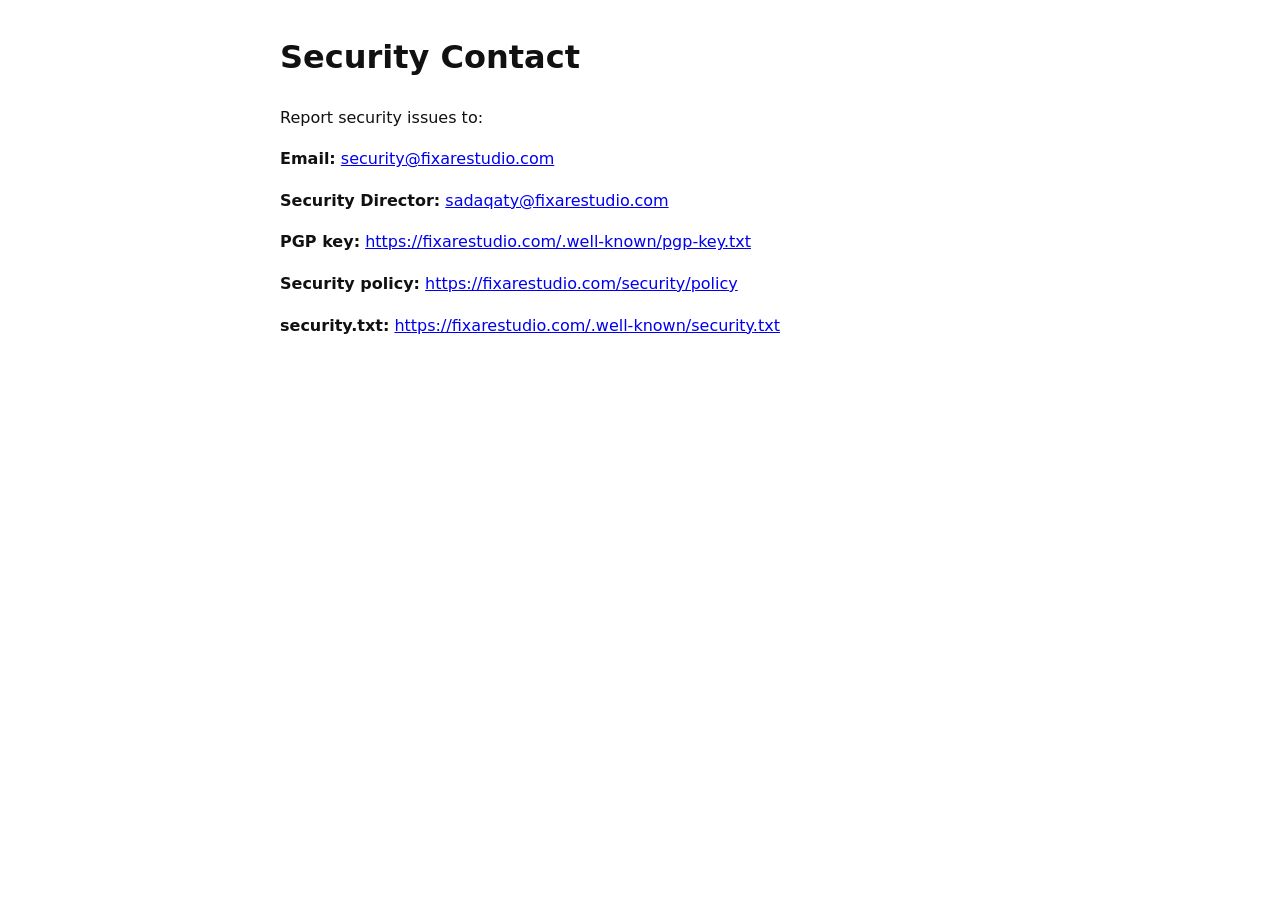
<file: security/contact.html>
<!DOCTYPE html>
<html lang="en">
<head>
  <meta charset="utf-8">
  <meta name="viewport" content="width=device-width, initial-scale=1">
  <title>Security Contact — FixaRestudio</title>
  <style>
    body { font-family: system-ui, sans-serif; line-height: 1.6; max-width: 720px; margin: 2rem auto; padding: 0 1rem; color: #111; }
    code { background: #f3f3f3; padding: 0.1rem 0.3rem; border-radius: 4px; }
  </style>
</head>
<body>
  <h1>Security Contact</h1>
  <p>Report security issues to:</p>
  <p><strong>Email:</strong> <a href="mailto:security@fixarestudio.com">security@fixarestudio.com</a></p>
  <p><strong>Security Director:</strong> <a href="mailto:security@fixarestudio.com">sadaqaty@fixarestudio.com</a></p>
  <p><strong>PGP key:</strong> <a href="/.well-known/pgp-key.txt">https://fixarestudio.com/.well-known/pgp-key.txt</a></p>
  <p><strong>Security policy:</strong> <a href="/security/policy">https://fixarestudio.com/security/policy</a></p>
  <p><strong>security.txt:</strong> <a href="/.well-known/security.txt">https://fixarestudio.com/.well-known/security.txt</a></p>
</body>
</html>
</file>
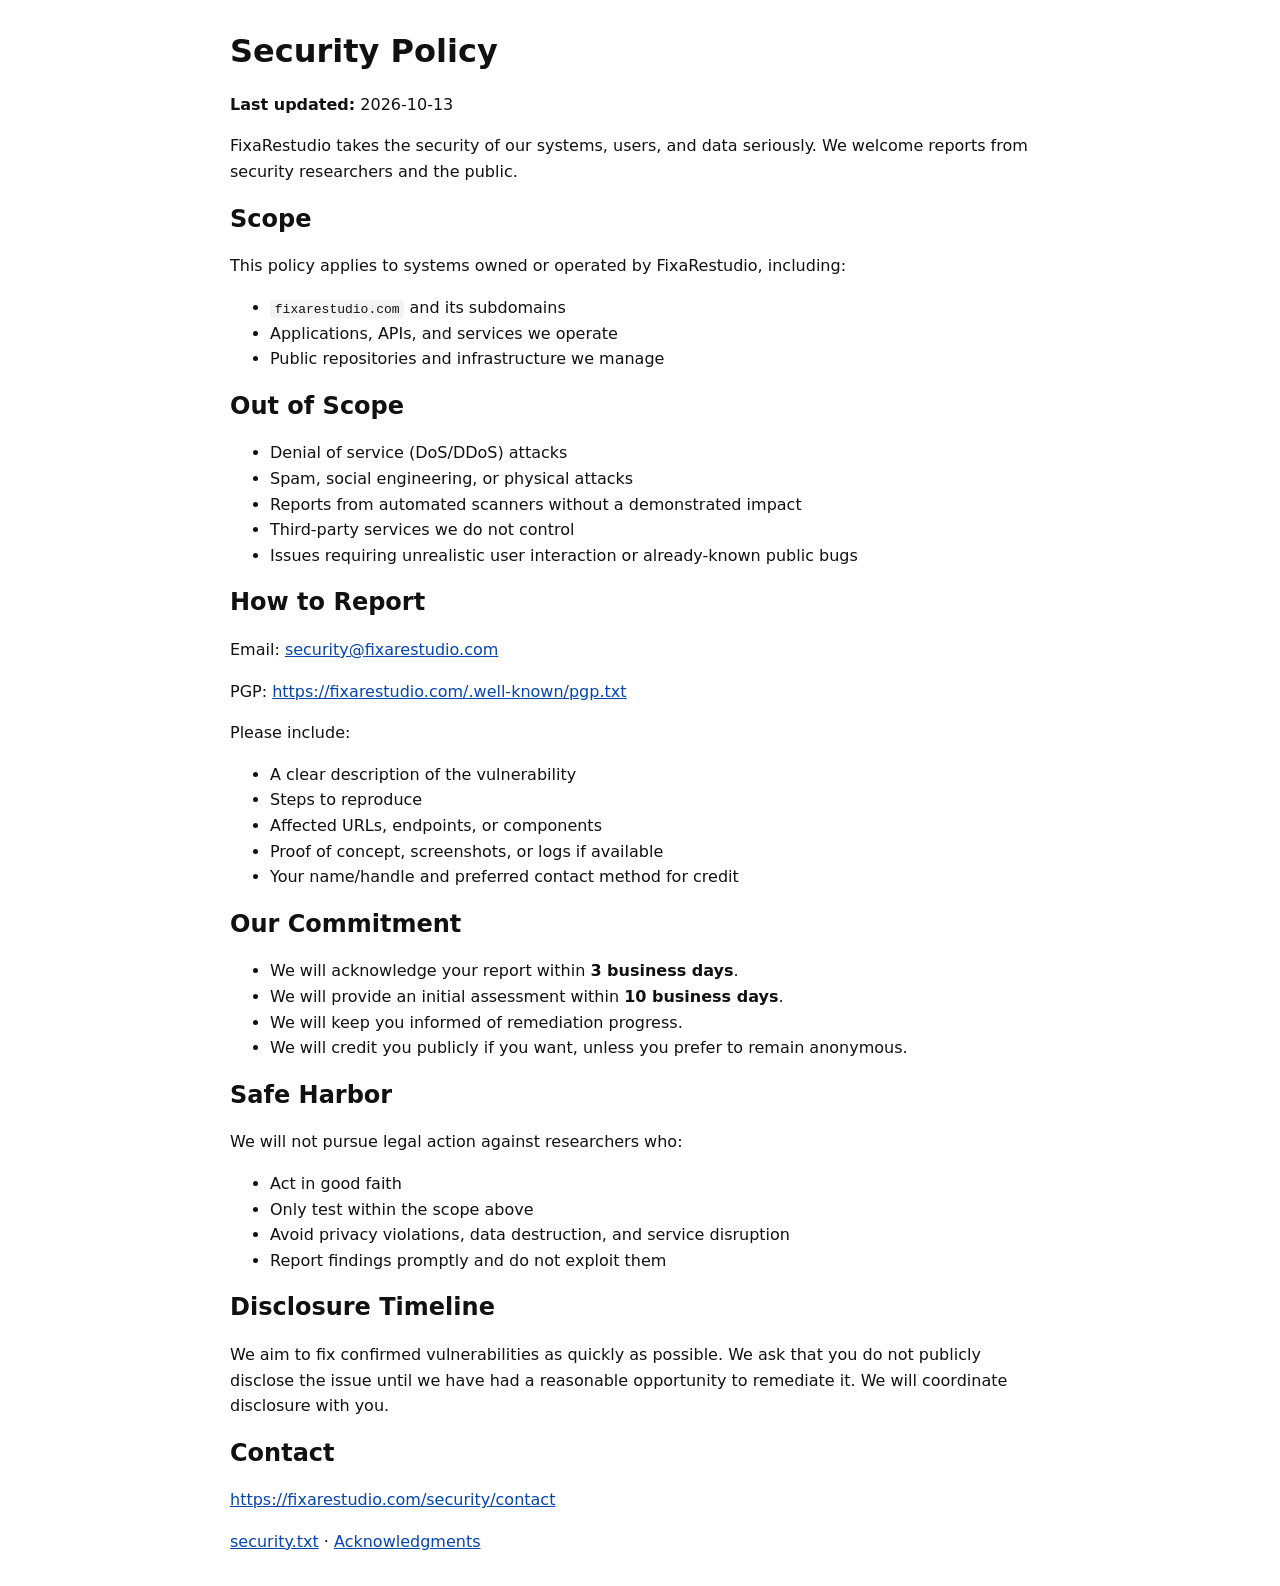
<file: security/policy.html>
<!DOCTYPE html>
<html lang="en">
<head>
  <meta charset="utf-8">
  <meta name="viewport" content="width=device-width, initial-scale=1">
  <title>Security Policy — FixaRestudio</title>
  <style>
    body { font-family: system-ui, sans-serif; line-height: 1.6; max-width: 820px; margin: 2rem auto; padding: 0 1rem; color: #111; }
    h1, h2 { line-height: 1.2; }
    code { background: #f3f3f3; padding: 0.1rem 0.3rem; border-radius: 4px; }
    a { color: #0645ad; }
  </style>
</head>
<body>
  <h1>Security Policy</h1>
  <p><strong>Last updated:</strong> 2026-10-13</p>

  <p>FixaRestudio takes the security of our systems, users, and data seriously. We welcome reports from security researchers and the public.</p>

  <h2>Scope</h2>
  <p>This policy applies to systems owned or operated by FixaRestudio, including:</p>
  <ul>
    <li><code>fixarestudio.com</code> and its subdomains</li>
    <li>Applications, APIs, and services we operate</li>
    <li>Public repositories and infrastructure we manage</li>
  </ul>

  <h2>Out of Scope</h2>
  <ul>
    <li>Denial of service (DoS/DDoS) attacks</li>
    <li>Spam, social engineering, or physical attacks</li>
    <li>Reports from automated scanners without a demonstrated impact</li>
    <li>Third-party services we do not control</li>
    <li>Issues requiring unrealistic user interaction or already-known public bugs</li>
  </ul>

  <h2>How to Report</h2>
  <p>Email: <a href="mailto:security@fixarestudio.com">security@fixarestudio.com</a></p>
  <p>PGP: <a href="https://fixarestudio.com/.well-known/pgp.txt">https://fixarestudio.com/.well-known/pgp.txt</a></p>
  <p>Please include:</p>
  <ul>
    <li>A clear description of the vulnerability</li>
    <li>Steps to reproduce</li>
    <li>Affected URLs, endpoints, or components</li>
    <li>Proof of concept, screenshots, or logs if available</li>
    <li>Your name/handle and preferred contact method for credit</li>
  </ul>

  <h2>Our Commitment</h2>
  <ul>
    <li>We will acknowledge your report within <strong>3 business days</strong>.</li>
    <li>We will provide an initial assessment within <strong>10 business days</strong>.</li>
    <li>We will keep you informed of remediation progress.</li>
    <li>We will credit you publicly if you want, unless you prefer to remain anonymous.</li>
  </ul>

  <h2>Safe Harbor</h2>
  <p>We will not pursue legal action against researchers who:</p>
  <ul>
    <li>Act in good faith</li>
    <li>Only test within the scope above</li>
    <li>Avoid privacy violations, data destruction, and service disruption</li>
    <li>Report findings promptly and do not exploit them</li>
  </ul>

  <h2>Disclosure Timeline</h2>
  <p>We aim to fix confirmed vulnerabilities as quickly as possible. We ask that you do not publicly disclose the issue until we have had a reasonable opportunity to remediate it. We will coordinate disclosure with you.</p>

  <h2>Contact</h2>
  <p><a href="https://fixarestudio.com/security/contact">https://fixarestudio.com/security/contact</a></p>

  <p><a href="/.well-known/security.txt">security.txt</a> · <a href="/security/thanks.html">Acknowledgments</a></p>
</body>
</html>
</file>
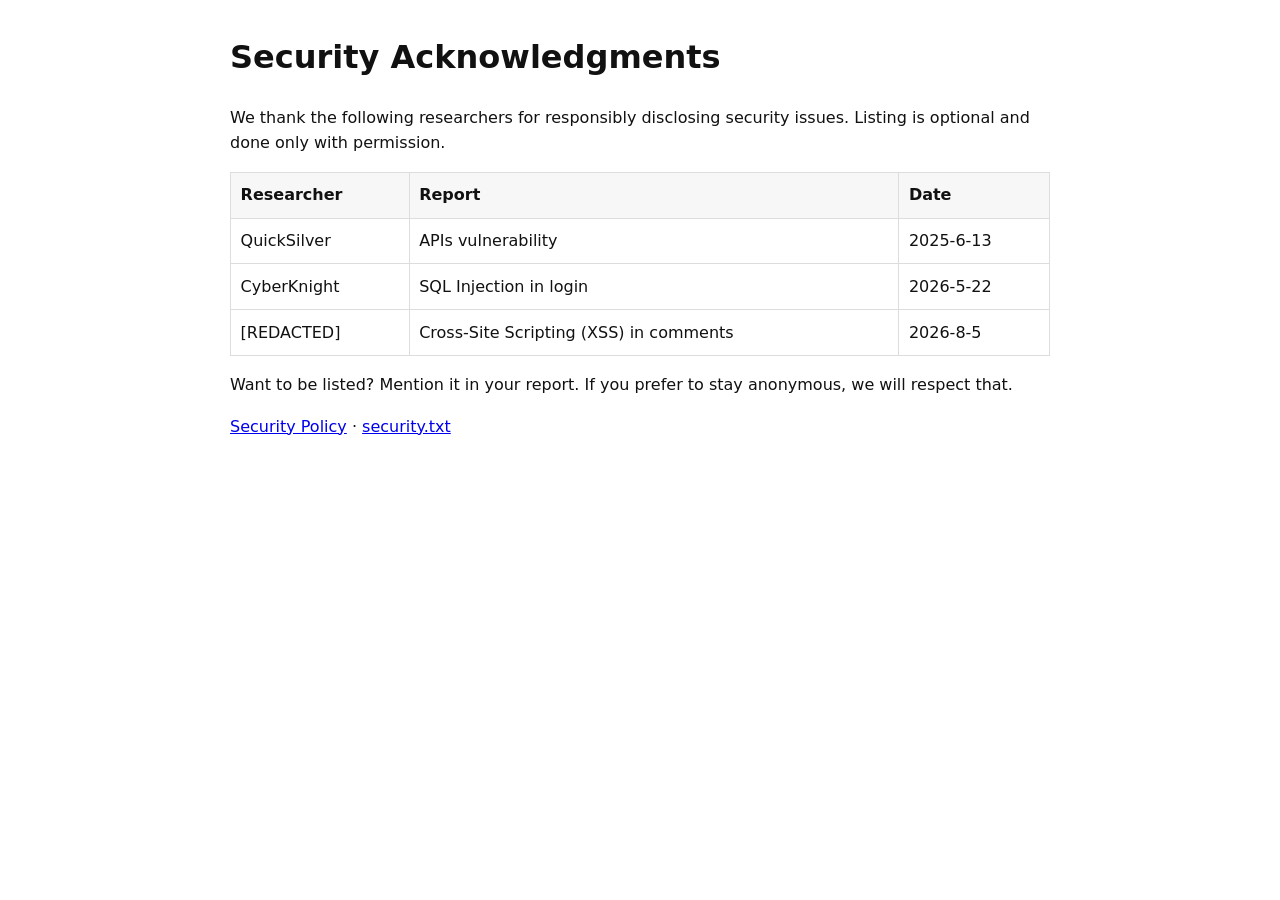
<file: security/thanks.html>
<!DOCTYPE html>
<html lang="en">
<head>
  <meta charset="utf-8">
  <meta name="viewport" content="width=device-width, initial-scale=1">
  <title>Security Acknowledgments — FixaRestudio</title>
  <style>
    body { font-family: system-ui, sans-serif; line-height: 1.6; max-width: 820px; margin: 2rem auto; padding: 0 1rem; color: #111; }
    table { border-collapse: collapse; width: 100%; margin-top: 1rem; }
    th, td { border: 1px solid #ddd; padding: 0.6rem; text-align: left; }
    th { background: #f7f7f7; }
    code { background: #f3f3f3; padding: 0.1rem 0.3rem; border-radius: 4px; }
  </style>
</head>
<body>
  <h1>Security Acknowledgments</h1>
  <p>We thank the following researchers for responsibly disclosing security issues. Listing is optional and done only with permission.</p>

  <table>
    <thead>
      <tr>
        <th>Researcher</th>
        <th>Report</th>
        <th>Date</th>
      </tr>
    </thead>
    <tbody>
      <tr>
        <td>QuickSilver</td>
        <td>APIs vulnerability</td>
        <td>2025-6-13</td>
      </tr>
      <tr>
        <td>CyberKnight</td>
        <td>SQL Injection in login</td>
        <td>2026-5-22</td>
      </tr>
      <tr>
        <td>[REDACTED]</td>
        <td>Cross-Site Scripting (XSS) in comments</td>
        <td>2026-8-5</td>
        </tr>
      </tr>
    </tbody>
  </table>

  <p>Want to be listed? Mention it in your report. If you prefer to stay anonymous, we will respect that.</p>

  <p><a href="/security/policy">Security Policy</a> · <a href="/.well-known/security.txt">security.txt</a></p>
</body>
</html>
</file>
